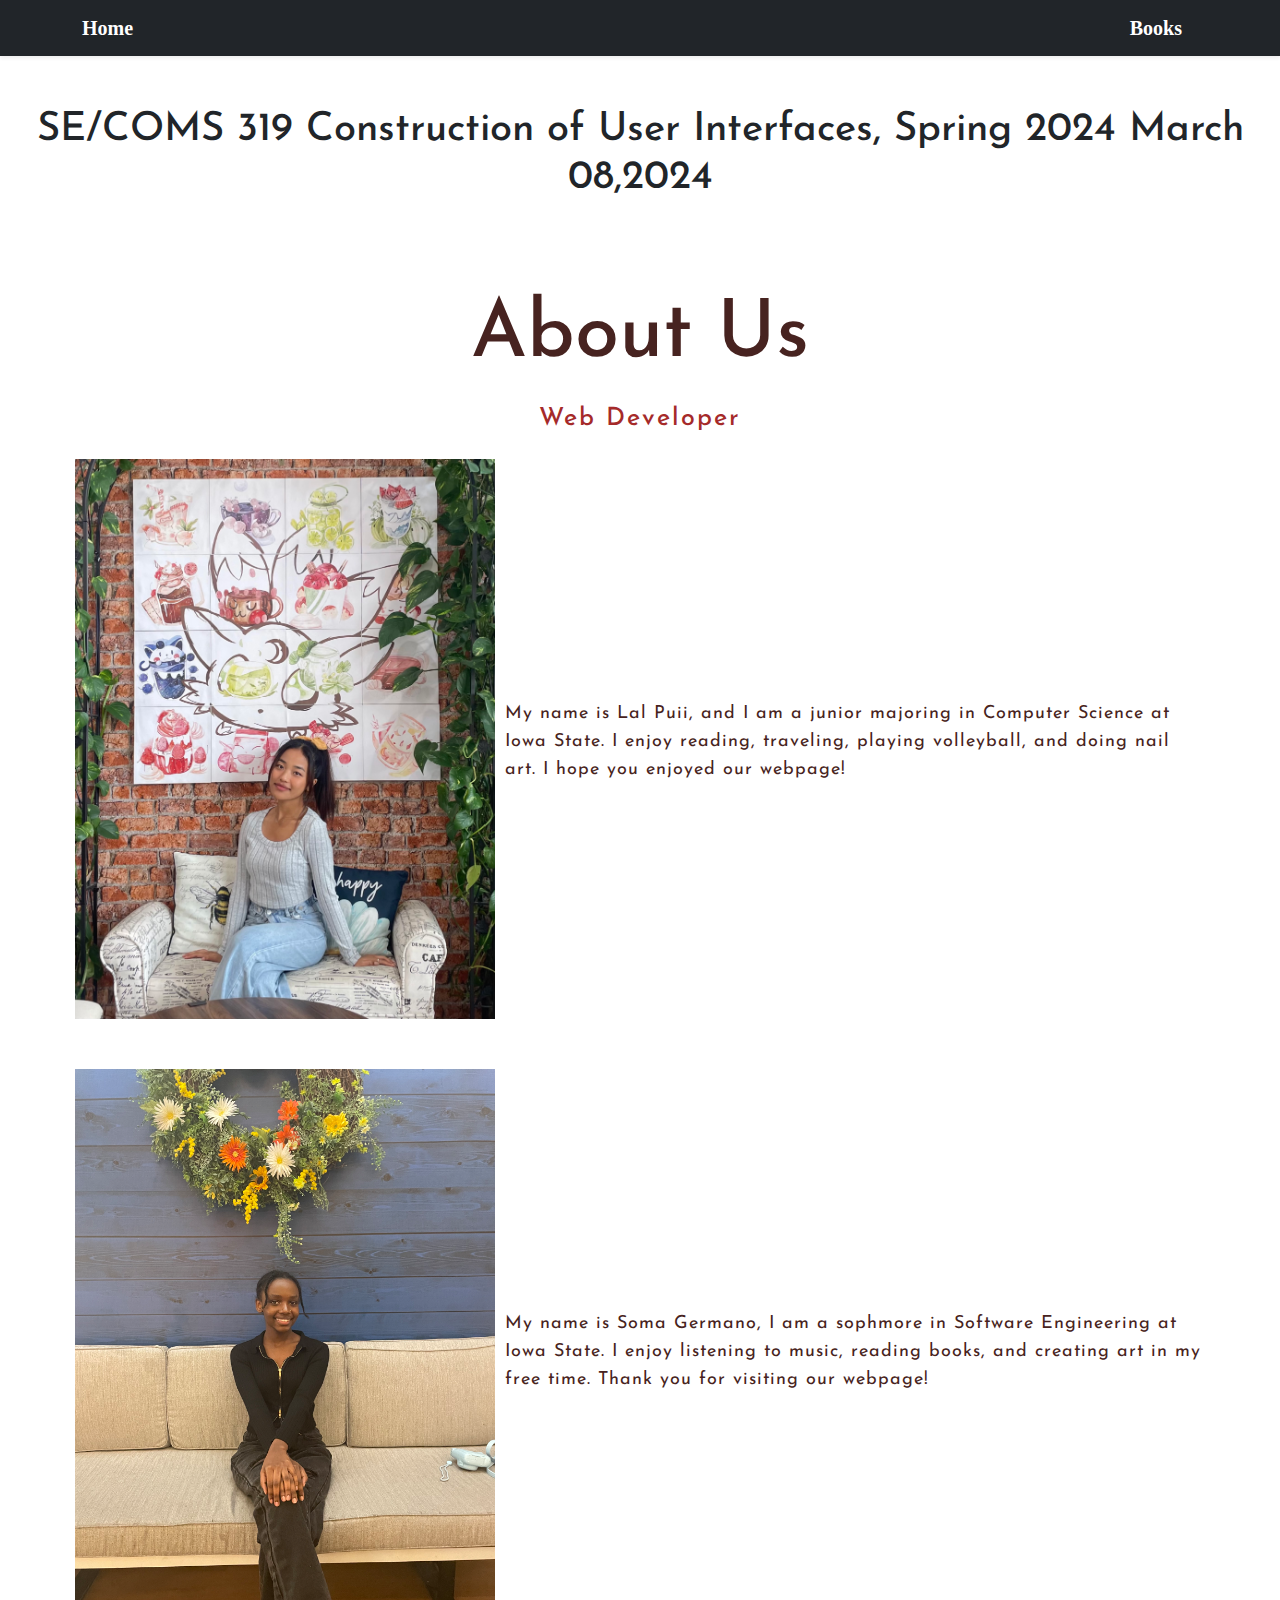
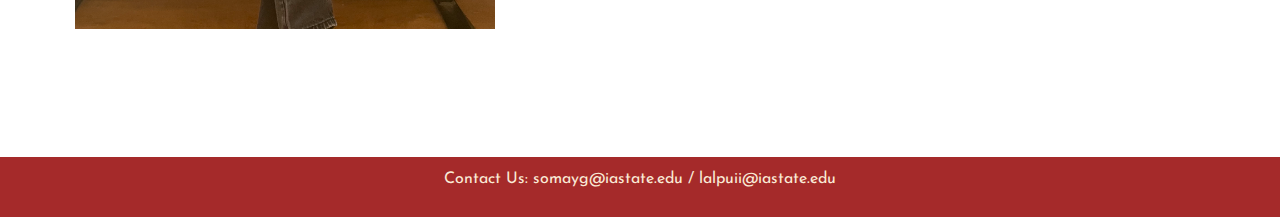
<file: aboutus.html>
<!DOCTYPE html>
<html lang="en">

<head>
    <meta charset="UTF-8">
    <meta name="viewport" content="width=device-width, initial-scale=1.0">
    <title>About Us Page</title>
    <link rel="stylesheet" href="./styles/aboutus.css">
    <!-- Font from Google Apis Site Below -->
    <link rel="preconnect" href="https://fonts.googleapis.com">
    <link rel="preconnect" href="https://fonts.gstatic.com" crossorigin>
    <link href="https://fonts.googleapis.com/css2?family=Josefin+Sans:ital,wght@0,100..700;1,100..700&display=swap"
        rel="stylesheet">
    <link href="https://cdn.jsdelivr.net/npm/bootstrap@5.3.3/dist/css/bootstrap.min.css" rel="stylesheet" integrity="sha384-QWTKZyjpPEjISv5WaRU9OFeRpok6YctnYmDr5pNlyT2bRjXh0JMhjY6hW+ALEwIH" crossorigin="anonymous">
    <script src="https://cdn.jsdelivr.net/npm/bootstrap@5.3.3/dist/js/bootstrap.bundle.min.js" integrity="sha384-YvpcrYf0tY3lHB60NNkmXc5s9fDVZLESaAA55NDzOxhy9GkcIdslK1eN7N6jIeHz" crossorigin="anonymous"></script>

</head>
<header data-bs-theme="dark">
    <div class="navbar navbar-dark bg-dark shadow-sm">
      <div class="container">
        <a href="./index.html" class="navbar-brand d-flex align-items-center">
          <strong style="font-family: didot;">Home</strong>
        </a>
        <a href="./books.html" class="navbar-brand d-flex align-items-center">
            <strong style="font-family: didot;">Books</strong>
          </a>
      </div>
    </div>
  </header>

<body>
    <nav>
        <div class="heading">
            <h1 style="text-align: center; padding-top: 40px;">SE/COMS 319 Construction of User Interfaces, Spring 2024 March 08,2024</h1>
        </div>
    </nav>
    <section class="about">
        <div class="main">
            <div class="about-text">
                <h1>About Us</h1>
                <h5>Web Developer</h5>
                <!-- <button type="button">contact me</button> -->
            </div>
        </div>
    <div class="text2">
        <img src="./images/puii.jpg">
        <p>My name is Lal Puii, and I am a junior majoring in Computer Science at Iowa State. I enjoy reading,
            traveling, playing volleyball, and doing nail art. I hope you enjoyed our webpage!</p>
    </div>
    <div class="text2">
        <img src="./images/soma.jpg">
        <p>My name is Soma Germano, I am a sophmore in Software Engineering at Iowa State. I enjoy listening to music,
            reading books,
            and creating art in my free time. Thank you for visiting our webpage!</p>
        <!-- <button type="button">contact me</button> -->
    </div>
</section>
    <footer>
        <div class="container1">
            <p> Contact Us: somayg@iastate.edu / lalpuii@iastate.edu</p>
        </div>
    </footer>
</body>

</html>
</file>
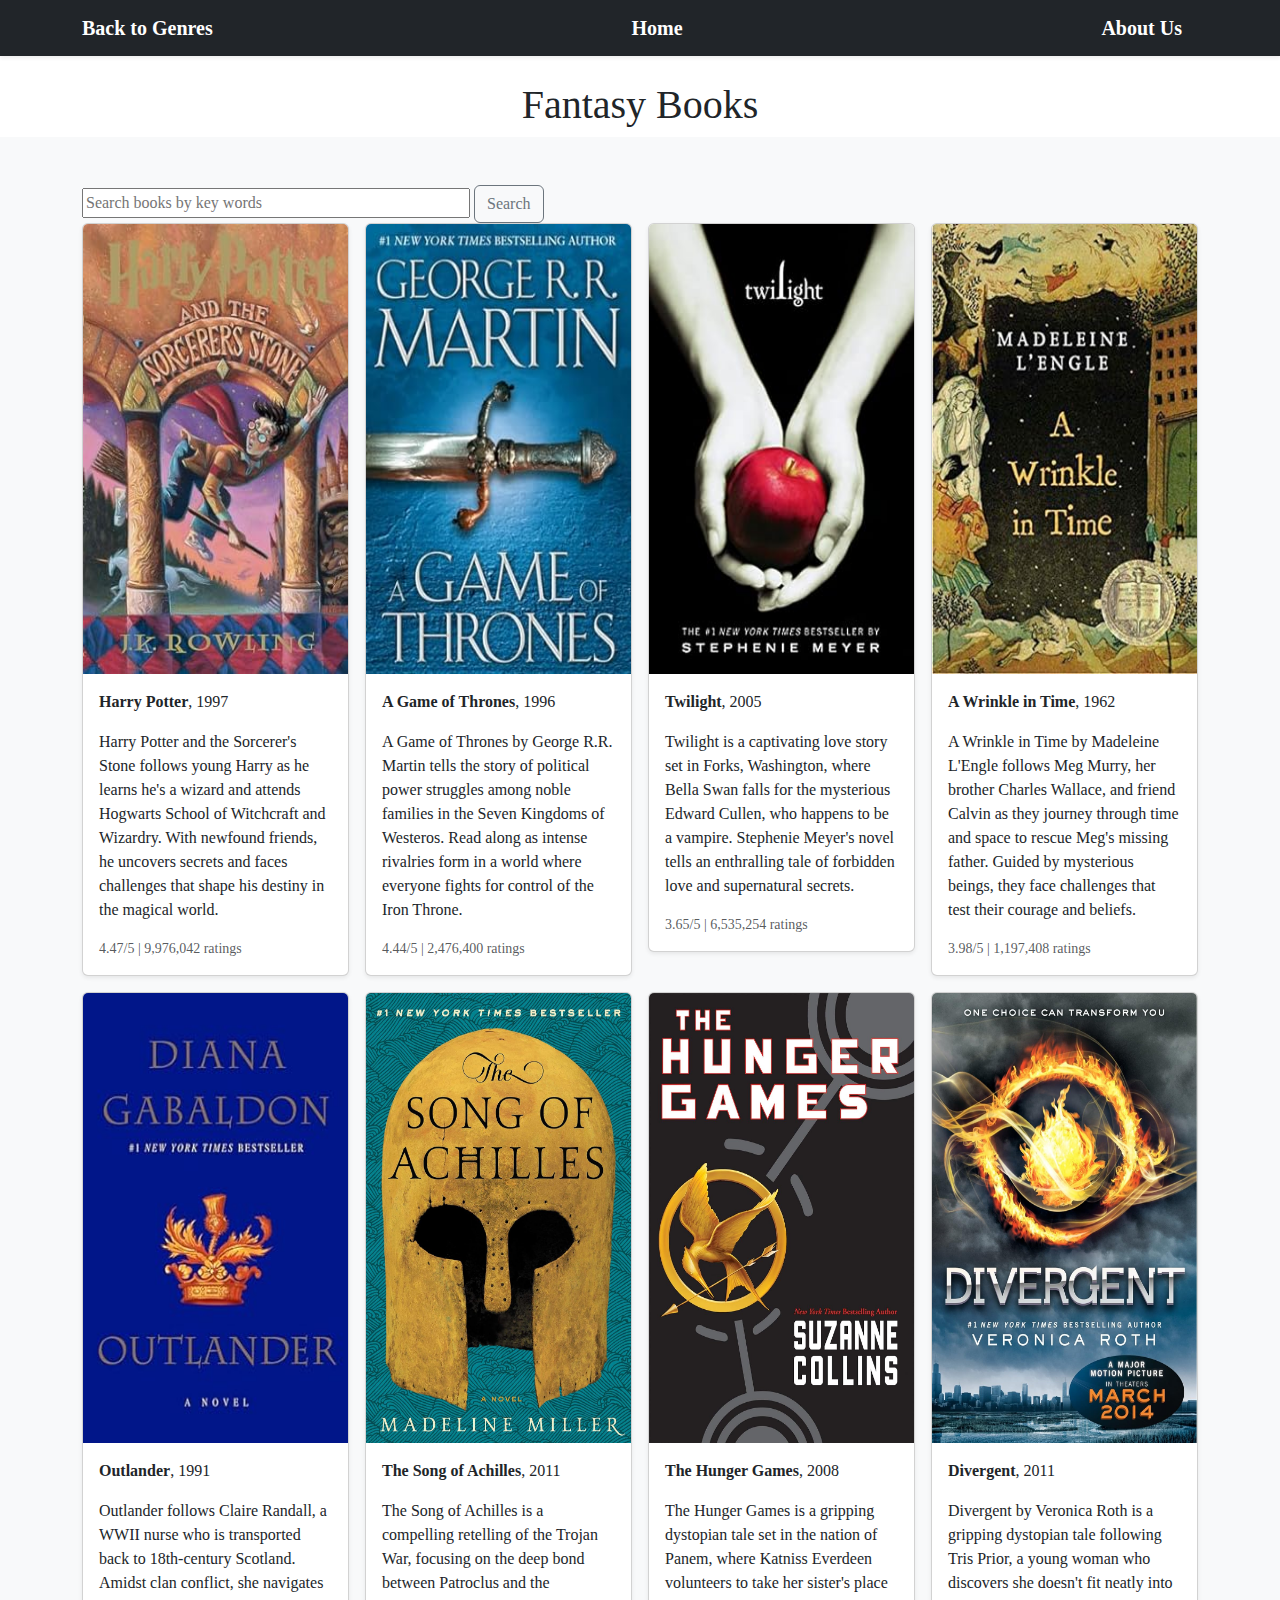
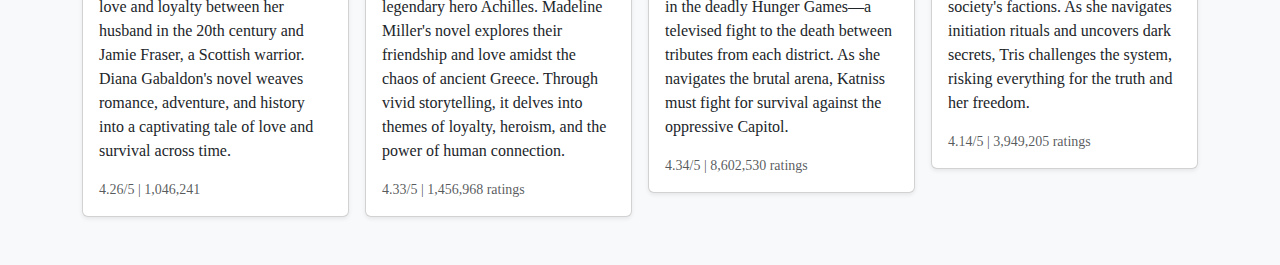
<file: fantasy.html>
<!DOCTYPE html>
<html lang="en">
<head>
    <meta charset="UTF-8">
    <meta name="viewport" content="width=device-width, initial-scale=1.0">
    <link href="https://cdn.jsdelivr.net/npm/bootstrap@5.3.3/dist/css/bootstrap.min.css" rel="stylesheet" integrity="sha384-QWTKZyjpPEjISv5WaRU9OFeRpok6YctnYmDr5pNlyT2bRjXh0JMhjY6hW+ALEwIH" crossorigin="anonymous">   
    <script src="./fantasy.js"></script>
    <title>Activity08 - Bootstrap</title>
    <style>
        body {
            font-family: didot;
        }
    </style>
</head>
<header data-bs-theme="dark">
    <div class="navbar navbar-dark bg-dark shadow-sm">
      <div class="container">
        <a href="./books.html" class="navbar-brand d-flex align-items-center">
          <strong>Back to Genres</strong>
        </a>
        <a href="./index.html" class="navbar-brand d-flex align-items-center">
          <strong>Home</strong>
        </a>
        <a href="./aboutus.html" class="navbar-brand d-flex align-items-center">
            <strong>About Us</strong>
          </a>
      </div>
    </div>
  </header>
<body>
    <h1 style="font-family: didot; text-align: center; padding-top: 25px">Fantasy Books</h1>
    <div class="album py-5 bg-body-tertiary">
        <div class="container">
            <input type="text" id="searchInput" placeholder="Search books by key words" size="40">
            <button class="btn btn-outline-secondary" type="button" id="searchButton">Search</button>
            <div id="col" class="row row-cols-1 row-cols-sm-2 row-cols-md-3 row-cols-lg-4 g-3"></div>
        </div>
    <script src="https://cdn.jsdelivr.net/npm/bootstrap@5.3.3/dist/js/bootstrap.bundle.min.js" integrity="sha384-YvpcrYf0tY3lHB60NNkmXc5s9fDVZLESaAA55NDzOxhy9GkcIdslK1eN7N6jIeHz" crossorigin="anonymous"></script>
</body>
</html>
</file>
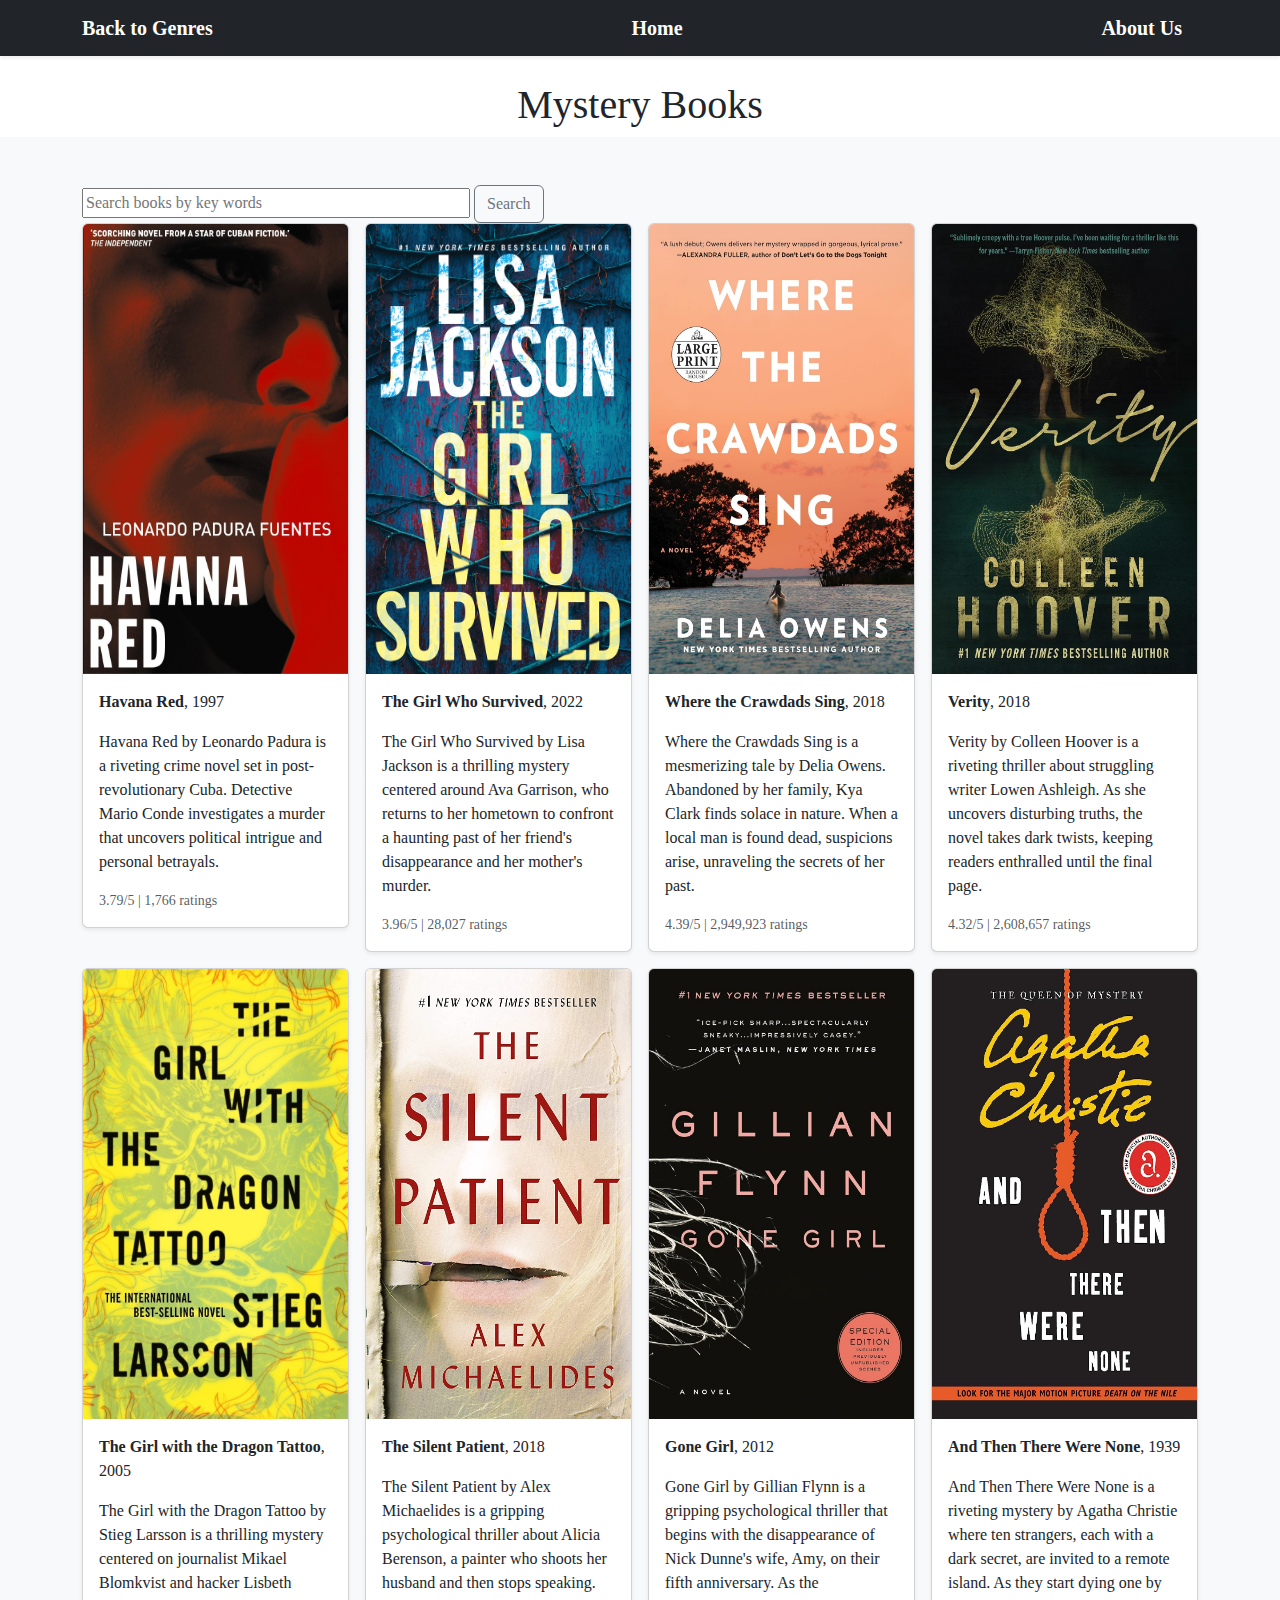
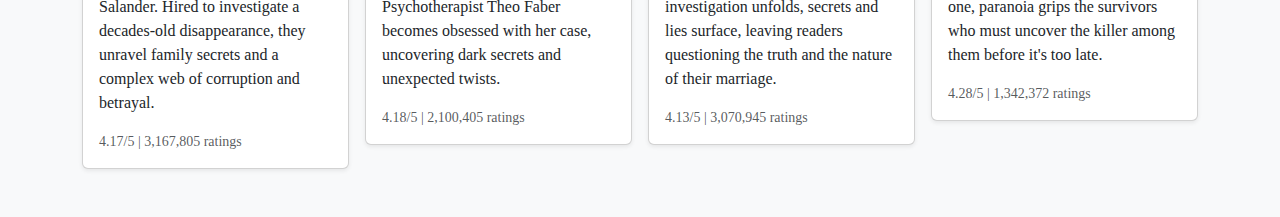
<file: mystery.html>
<!DOCTYPE html>
<html lang="en">
<head>
    <meta charset="UTF-8">
    <meta name="viewport" content="width=device-width, initial-scale=1.0">
    <link href="https://cdn.jsdelivr.net/npm/bootstrap@5.3.3/dist/css/bootstrap.min.css" rel="stylesheet" integrity="sha384-QWTKZyjpPEjISv5WaRU9OFeRpok6YctnYmDr5pNlyT2bRjXh0JMhjY6hW+ALEwIH" crossorigin="anonymous">   
    <script src="./mystery.js"></script>
    <title>Activity08 - Bootstrap</title>
    <style>
        body {
            font-family: didot;
        }
    </style>
</head>
<header data-bs-theme="dark">
    <div class="navbar navbar-dark bg-dark shadow-sm">
      <div class="container">
        <a href="./books.html" class="navbar-brand d-flex align-items-center">
          <strong>Back to Genres</strong>
        </a>
        <a href="./index.html" class="navbar-brand d-flex align-items-center">
          <strong>Home</strong>
        </a>
        <a href="./aboutus.html" class="navbar-brand d-flex align-items-center">
            <strong>About Us</strong>
          </a>
      </div>
    </div>
  </header>
<body>
    <h1 style="font-family: didot; text-align: center; padding-top: 25px">Mystery Books</h1>
    <div class="album py-5 bg-body-tertiary">
        <div class="container">
            <input type="text" id="searchInput" placeholder="Search books by key words" size="40">
            <button class="btn btn-outline-secondary" type="button" id="searchButton">Search</button>
            <div id="col" class="row row-cols-1 row-cols-sm-2 row-cols-md-3 row-cols-lg-4 g-3"></div>
        </div>
    <script src="https://cdn.jsdelivr.net/npm/bootstrap@5.3.3/dist/js/bootstrap.bundle.min.js" integrity="sha384-YvpcrYf0tY3lHB60NNkmXc5s9fDVZLESaAA55NDzOxhy9GkcIdslK1eN7N6jIeHz" crossorigin="anonymous"></script>
</body>
</html>
</file>
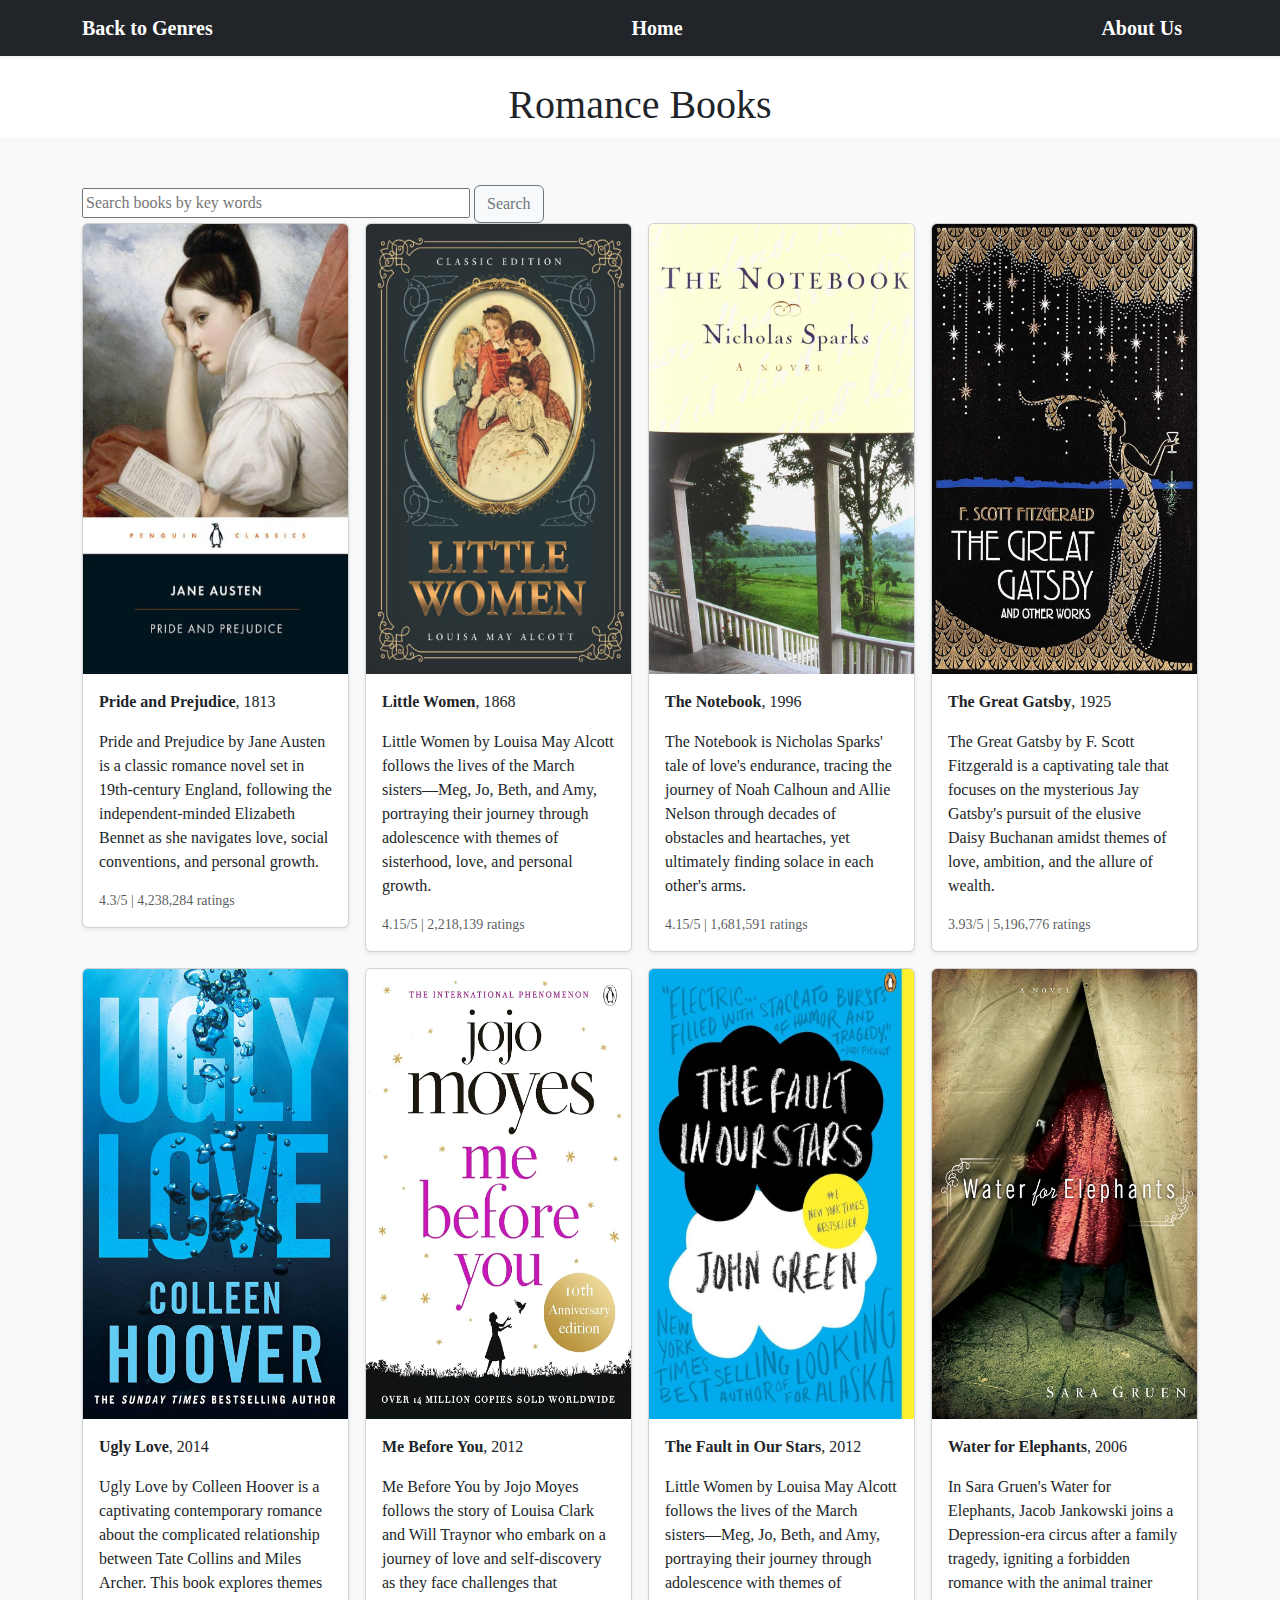
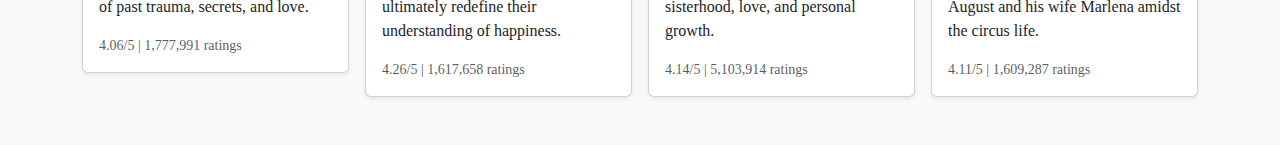
<file: romance.html>
<!DOCTYPE html>
<html lang="en">
<head>
    <meta charset="UTF-8">
    <meta name="viewport" content="width=device-width, initial-scale=1.0">
    <link href="https://cdn.jsdelivr.net/npm/bootstrap@5.3.3/dist/css/bootstrap.min.css" rel="stylesheet" integrity="sha384-QWTKZyjpPEjISv5WaRU9OFeRpok6YctnYmDr5pNlyT2bRjXh0JMhjY6hW+ALEwIH" crossorigin="anonymous">   
    <script src="./romance.js"></script>
    <title>Activity08 - Bootstrap</title>
    <style>
        body {
            font-family: didot;
        }
    </style>
</head>
<header data-bs-theme="dark">
    <div class="navbar navbar-dark bg-dark shadow-sm">
      <div class="container">
        <a href="./books.html" class="navbar-brand d-flex align-items-center">
          <strong>Back to Genres</strong>
        </a>
        <a href="./index.html" class="navbar-brand d-flex align-items-center">
          <strong>Home</strong>
        </a>
        <a href="./aboutus.html" class="navbar-brand d-flex align-items-center">
            <strong>About Us</strong>
          </a>
      </div>
    </div>
  </header>
<body>
    <h1 style="font-family: didot; text-align: center; padding-top: 25px;">Romance Books</h1>
    <div class="album py-5 bg-body-tertiary">
        <div class="container">
            <input type="text" id="searchInput" placeholder="Search books by key words" size="40">
            <button class="btn btn-outline-secondary" type="button" id="searchButton">Search</button>
            <div id="col" class="row row-cols-1 row-cols-sm-2 row-cols-md-3 row-cols-lg-4 g-3"></div>
        </div>
    <script src="https://cdn.jsdelivr.net/npm/bootstrap@5.3.3/dist/js/bootstrap.bundle.min.js" integrity="sha384-YvpcrYf0tY3lHB60NNkmXc5s9fDVZLESaAA55NDzOxhy9GkcIdslK1eN7N6jIeHz" crossorigin="anonymous"></script>
</body>
</html>
</file>
<file: styles/aboutus.css>
*{
    padding: 0;
    margin: 0;
    font-family: 'Josefin Sans', sans-serif;
    box-sizing: border-box;
}
.heading{
    align-items: center;
    font-size: 20px;
    margin-top: 10px;
}
.about{
    width: 100%;
    padding: 78px 0px;
}
.about img{
    height: auto;
    width: 420px;
    align-items: left;
}
.about-text{
    width: 550px;
    text-align: center;
}
.main{
    width: 1130px;
    max-width: 95%;
    margin: 0 auto;
    display: flex;
    align-items: center;
    justify-content: space-around;
}
.about-text h1{
    color: rgb(71,35,32);
    font-size: 80px;
    text-transform: capitalize;
    margin-bottom: 20px;
}
.about-text h5{
    color:brown;
    font-size: 25px;
    text-transform: capitalize;
    margin-bottom: 25px;
    letter-spacing: 2px;
}
.about-text p{
    color:rgb(71,35,32);
    letter-spacing: 1px;
    font-size: 18px;
    line-height: 28px;
    margin-bottom: 45px;
}
button{
    background: rgb(242,145,191);
    color: rgb(71,35,32);
    text-decoration: none;
    border:2px solid transparent;
    font-weight: bold;
    padding: 13px 30px;
    border-radius: 30px;
    transition: .4s;
}
button:hover{
    background: transparent;
    border: 2px solid rgb(242,145,191);
    cursor: pointer;
}
.text2{
    margin-top: 80px;
    width: 1130px;
    max-width: 95%;
    margin: 0 auto;
    display: flex;
    align-items: center;
    justify-content: space-around;
}
.text2 img{
    height: auto;
    width: 420px;
    align-items: left;   
    margin-bottom: 50px;
}

.container1{
    background-color: brown;
    color: antiquewhite;
    padding: 10px 0;
    text-align: center;
}
.text2 p{
    color:rgb(71,35,32);
    letter-spacing: 1px;
    font-size: 18px;
    line-height: 28px;
    margin-bottom: 45px;
    align-items: right; 
    margin-left: 10px;  
}
</file>
